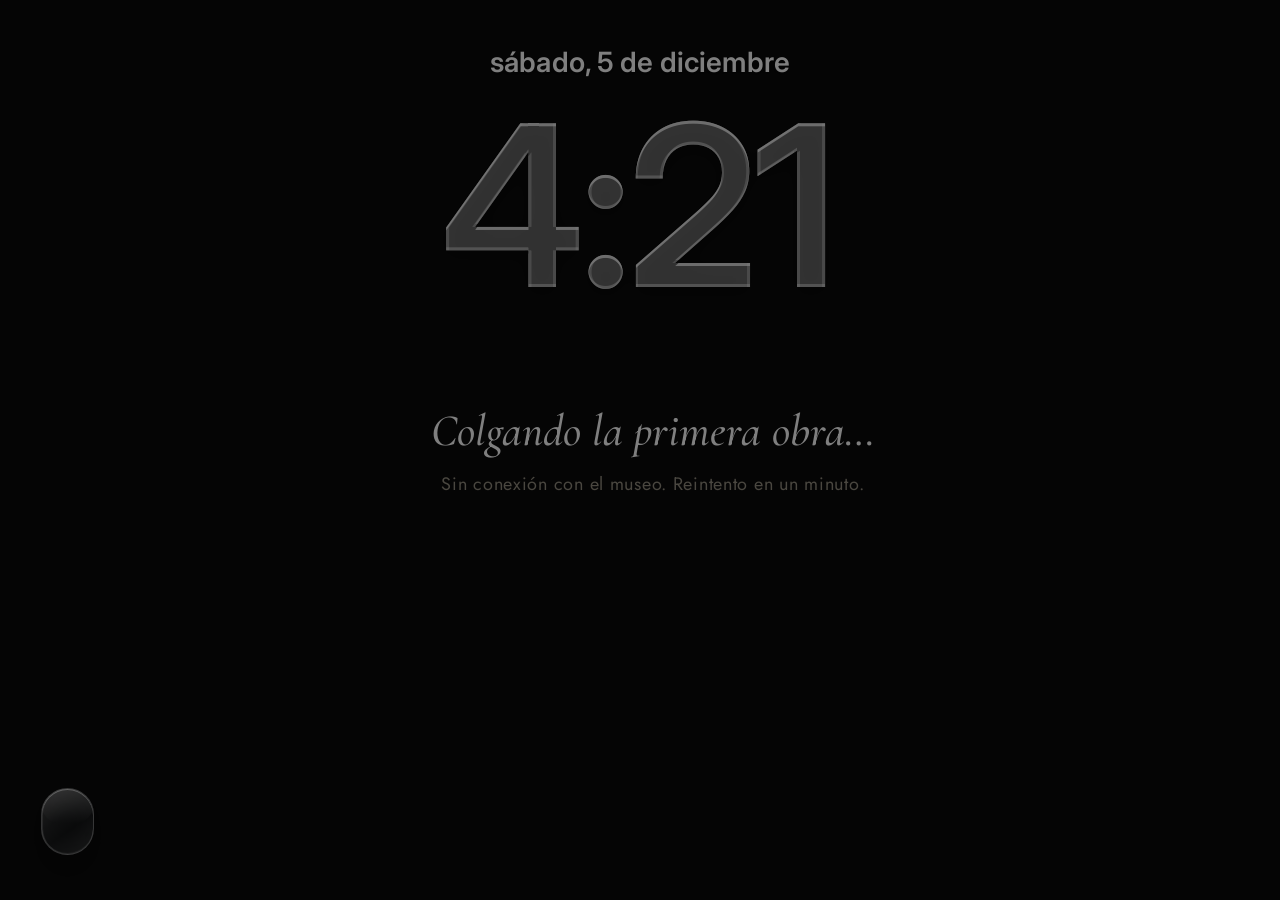
<file: app/src/main/assets/index.html>
<!doctype html>
<html lang="es">
<head>
<meta charset="utf-8">
<meta name="viewport" content="width=device-width, initial-scale=1">
<title>Marco Arte</title>
<link rel="stylesheet" href="app.css">
</head>
<body>
<div id="app" class="galeria">

  <div id="atmosfera"><div class="capa" id="atm-a"></div><div class="capa" id="atm-b"></div></div>

  <main id="sala">
    <!-- Reloj estilo pantalla de bloqueo, con números de vidrio líquido -->
    <div id="reloj">
      <div id="reloj-fecha"></div>
      <div id="reloj-hora">
        <canvas id="hora-sombra" aria-hidden="true"></canvas>
        <div id="hora-vidrio" aria-hidden="true"></div>
        <canvas id="hora-texto" role="img" aria-label="Hora"></canvas>
      </div>
      <div id="reloj-clima"></div>
    </div>

    <div id="lienzo">
      <div class="marco" id="marco-a"><img id="img-a" alt=""></div>
      <div class="marco" id="marco-b"><img id="img-b" alt=""></div>
      <div id="espera">
        <p class="espera-titulo">Colgando la primera obra…</p>
        <p class="espera-nota" id="espera-nota">Buscando pinturas en la colección del Art Institute of Chicago</p>
      </div>
    </div>

    <aside id="columna">
      <div id="hora-bloque">
        <div id="hora"><span id="hora-num">--:--</span><span id="hora-ampm"></span></div>
        <div id="fecha"></div>
        <div id="clima"><span id="clima-temp"></span><span id="clima-texto"></span><span id="clima-rango"></span></div>
      </div>

      <div id="cartela">
        <span id="obra-fija" hidden><svg viewBox="0 0 24 24"><path d="M15.5 3.5l5 5-2.3.6-3.7 3.7.4 4.3-1.6 1.6-3.6-3.6-4.6 4.6-1.1-1.1 4.6-4.6-3.6-3.6 1.6-1.6 4.3.4 3.7-3.7z"/></svg>Fija</span>
        <h1 id="obra-titulo"></h1>
        <p id="obra-artista"></p>
        <p id="obra-fecha"></p>
        <p id="obra-tecnica"></p>
        <p id="obra-credito"></p>
      </div>
    </aside>
  </main>

  <!-- Control de Spotify: solo pausar, adelantar y atrasar -->
  <div id="musica" aria-live="polite">
    <img id="musica-portada" alt="">
    <div id="musica-info">
      <div id="musica-titulo"></div>
      <div id="musica-artista"></div>
      <div id="musica-linea"><i id="musica-avance"></i></div>
      <div id="musica-tiempos"><span id="musica-va">0:00</span><span id="musica-falta">-0:00</span></div>
    </div>
    <div id="musica-botones">
      <span class="boton-musica" id="musica-anterior"><svg viewBox="0 0 24 24"><rect x="4" y="5" width="2.6" height="14" rx="1"/><path d="M19 6.2v11.6a1 1 0 0 1-1.55.83L9 13.2a1.4 1.4 0 0 1 0-2.4l8.45-5.43A1 1 0 0 1 19 6.2z"/></svg></span>
      <span class="boton-musica" id="musica-pausa"></span>
      <span class="boton-musica" id="musica-siguiente"><svg viewBox="0 0 24 24"><rect x="17.4" y="5" width="2.6" height="14" rx="1"/><path d="M5 6.2v11.6a1 1 0 0 0 1.55.83L15 13.2a1.4 1.4 0 0 0 0-2.4L6.55 5.37A1 1 0 0 0 5 6.2z"/></svg></span>
    </div>
  </div>

  <div id="noche"></div>
  <div id="aviso" role="status"></div>

  <div id="ajustes" hidden>
    <div class="ajustes-caja">
      <h2>Ajustes</h2>
      <ul id="ajustes-lista"></ul>
      <p class="ajustes-ayuda"><b>▲ ▼</b> moverse &nbsp;·&nbsp; <b>◀ ▶</b> cambiar &nbsp;·&nbsp; <b>Atrás</b> cerrar</p>
    </div>
  </div>
</div>
<script src="app.js"></script>
</body>
</html>
</file>
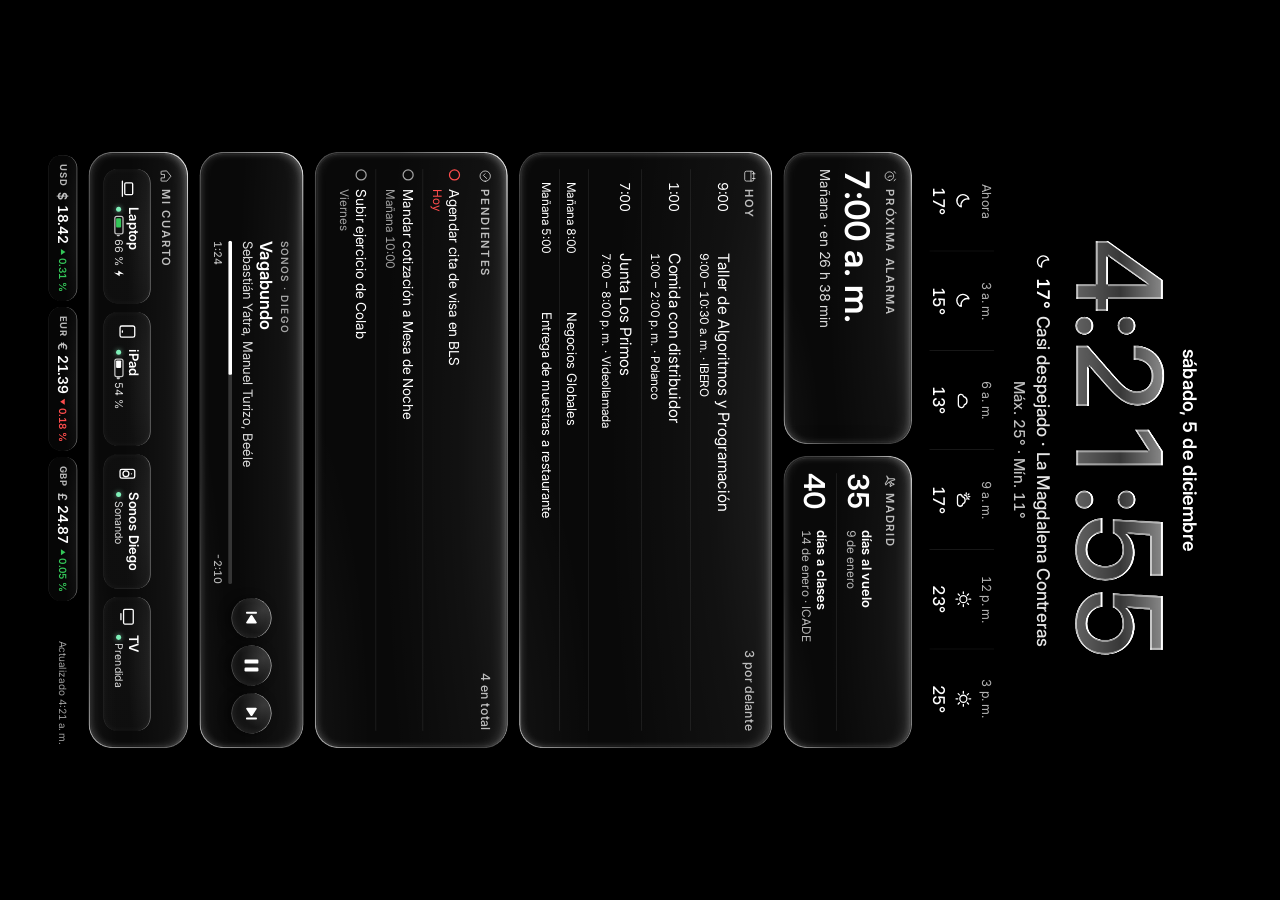
<file: app/src/main/assets/centro/index.html>
<!doctype html>
<html lang="es">
<head>
<meta charset="utf-8">
<meta name="viewport" content="width=device-width, initial-scale=1">
<title>Centro de control</title>
<link rel="stylesheet" href="centro.css">
</head>
<body>
<!-- Lienzo vertical de 1080 × 1920; se escala y se gira para la pantalla parada -->
<div id="lienzo">

  <header id="cabeza">
    <div id="fecha"></div>
    <div id="hora"><canvas id="hora-texto" role="img" aria-label="Hora"></canvas></div>
    <div><div id="clima-ahora"><span id="clima-icono" class="icono"></span><span id="clima-temp"></span><span id="clima-texto"></span></div></div>
    <div id="clima-rango"></div>
    <ol id="horas"></ol>
  </header>

  <section class="fila">
    <article class="tarjeta" id="t-alarma">
      <h2><span class="icono" data-i="alarma"></span>Próxima alarma</h2>
      <div class="grande" id="alarma-hora">—</div>
      <p class="nota" id="alarma-falta"></p>
    </article>
    <article class="tarjeta" id="t-cuenta">
      <h2><span class="icono" data-i="avion"></span><span id="cuenta-titulo">Madrid</span></h2>
      <div class="cuenta-fila"><span class="cuenta-num" id="cuenta-dias">—</span><span class="cuenta-txt"><b>días al vuelo</b><span id="cuenta-nota">9 de enero</span></span></div>
      <div class="cuenta-fila"><span class="cuenta-num" id="clases-dias">—</span><span class="cuenta-txt"><b>días a clases</b><span id="clases-nota">14 de enero · ICADE</span></span></div>
    </article>
  </section>

  <article class="tarjeta" id="t-hoy">
    <h2><span class="icono" data-i="calendario"></span>Hoy<span class="derecha" id="hoy-resumen"></span></h2>
    <ul id="eventos" class="lista"></ul>
    <ul id="eventos-manana" class="lista manana"></ul>
  </article>

  <section class="fila">
    <article class="tarjeta" id="t-pendientes">
      <h2><span class="icono" data-i="check"></span>Pendientes<span class="derecha" id="pend-resumen"></span></h2>
      <ul id="pendientes" class="lista"></ul>
    </article>
  </section>

  <article class="tarjeta" id="t-musica">
    <img id="m-portada" alt="">
    <div id="m-info">
      <div id="m-lugar">Sonos · Diego</div>
      <div id="m-titulo"></div>
      <div id="m-artista"></div>
      <div id="m-linea"><i id="m-avance"></i></div>
      <div id="m-tiempos"><span id="m-va"></span><span id="m-falta"></span></div>
    </div>
    <div id="m-botones">
      <span class="boton" id="m-anterior"><svg viewBox="0 0 24 24"><rect x="4" y="5" width="2.6" height="14" rx="1"/><path d="M19 6.2v11.6a1 1 0 0 1-1.55.83L9 13.2a1.4 1.4 0 0 1 0-2.4l8.45-5.43A1 1 0 0 1 19 6.2z"/></svg></span>
      <span class="boton" id="m-pausa"></span>
      <span class="boton" id="m-siguiente"><svg viewBox="0 0 24 24"><rect x="17.4" y="5" width="2.6" height="14" rx="1"/><path d="M5 6.2v11.6a1 1 0 0 0 1.55.83L15 13.2a1.4 1.4 0 0 0 0-2.4L6.55 5.37A1 1 0 0 0 5 6.2z"/></svg></span>
    </div>
  </article>

  <article class="tarjeta" id="t-cuarto">
    <h2><span class="icono" data-i="casa"></span>Mi cuarto</h2>
    <ul id="aparatos"></ul>
  </article>

  <footer id="pie">
    <span id="pie-cambio"></span>
    <span id="pie-actualizado"></span>
  </footer>

  <div id="velo"></div>
  <div id="aviso" role="status"></div>

  <!-- Alerta de pila baja -->
  <div id="alerta" hidden>
    <div class="alerta-caja">
      <svg class="alerta-triangulo" viewBox="0 0 220 200">
        <defs>
          <linearGradient id="rojoVidrio" x1="0" y1="0" x2="1" y2="1">
            <stop offset="0" stop-color="#ffb3ab" stop-opacity=".95"/>
            <stop offset=".35" stop-color="#ff5a4f" stop-opacity=".85"/>
            <stop offset=".75" stop-color="#e0261b" stop-opacity=".8"/>
            <stop offset="1" stop-color="#ff7a70" stop-opacity=".9"/>
          </linearGradient>
          <linearGradient id="brillo" x1="0" y1="0" x2="0.8" y2="1">
            <stop offset="0" stop-color="#fff" stop-opacity=".95"/>
            <stop offset=".45" stop-color="#fff" stop-opacity=".15"/>
            <stop offset="1" stop-color="#fff" stop-opacity="0"/>
          </linearGradient>
          <linearGradient id="reflejoBajo" x1="0" y1="1" x2="0.6" y2="0">
            <stop offset="0" stop-color="#fff" stop-opacity=".55"/>
            <stop offset=".4" stop-color="#fff" stop-opacity="0"/>
          </linearGradient>
          <filter id="sombraAlerta" x="-30%" y="-30%" width="160%" height="170%">
            <feGaussianBlur in="SourceAlpha" stdDeviation="7"/>
            <feOffset dy="10"/>
            <feComponentTransfer><feFuncA type="linear" slope=".55"/></feComponentTransfer>
            <feMerge><feMergeNode/><feMergeNode in="SourceGraphic"/></feMerge>
          </filter>
        </defs>
        <g filter="url(#sombraAlerta)" stroke-linecap="round" stroke-linejoin="round" fill="none">
          <!-- profundidad (el "grosor" del vidrio) -->
          <path d="M110 20 L200 176 L20 176 Z" stroke="#7a0d07" stroke-opacity=".75" stroke-width="24" transform="translate(0 6)"/>
          <rect x="99" y="70" width="22" height="54" rx="11" fill="#7a0d07" fill-opacity=".75" stroke="none" transform="translate(0 6)"/>
          <circle cx="110" cy="148" r="12" fill="#7a0d07" fill-opacity=".75" stroke="none" transform="translate(0 6)"/>
          <!-- cuerpo de vidrio rojo -->
          <path d="M110 20 L200 176 L20 176 Z" stroke="url(#rojoVidrio)" stroke-width="24"/>
          <rect x="99" y="70" width="22" height="54" rx="11" fill="url(#rojoVidrio)" stroke="none"/>
          <circle cx="110" cy="148" r="12" fill="url(#rojoVidrio)" stroke="none"/>
          <!-- borde interior oscuro para que se vea hueco -->
          <path d="M110 20 L200 176 L20 176 Z" stroke="#4a0703" stroke-opacity=".35" stroke-width="2" transform="translate(0 0)" />
          <!-- brillo de arriba (luz que pega en el vidrio) -->
          <path d="M110 20 L200 176 L20 176 Z" stroke="url(#brillo)" stroke-width="7" transform="translate(-1 -4)"/>
          <rect x="102" y="73" width="7" height="44" rx="3.5" fill="url(#brillo)" stroke="none"/>
          <circle cx="106" cy="144" r="4.5" fill="#fff" fill-opacity=".7" stroke="none"/>
          <!-- reflejo de abajo -->
          <path d="M110 20 L200 176 L20 176 Z" stroke="url(#reflejoBajo)" stroke-width="3" transform="translate(1 5)"/>
        </g>
      </svg>
      <div class="alerta-texto">
        <div class="alerta-titulo">Pila baja</div>
        <div class="alerta-aparato" id="alerta-aparato"></div>
        <div class="alerta-pila" id="alerta-pila"></div>
        <div class="alerta-ayuda">Conéctalo a la corriente · <b>Atrás</b> para cerrar</div>
      </div>
    </div>
  </div>

  <div id="ajustes" hidden>
    <div class="ajustes-caja">
      <h2>Ajustes</h2>
      <ul id="ajustes-lista"></ul>
      <p class="ajustes-ayuda"><b>▲ ▼</b> moverse &nbsp;·&nbsp; <b>◀ ▶</b> ajustar &nbsp;·&nbsp; <b>☰</b> o <b>Atrás</b> cerrar</p>
    </div>
  </div>
</div>
<script src="ics.js"></script>
<script src="centro.js"></script>
</body>
</html>
</file>
<file: app/src/main/assets/app.css>
/* Una sala de museo de noche: pared oscura con una luz cálida desde arriba,
   la obra colgada a la izquierda y la cartela de papel a su lado. */
@font-face { font-family: "Cormorant"; src: url("fonts/CormorantGaramond-Medium.ttf"); font-weight: 500; font-style: normal; }
@font-face { font-family: "Cormorant"; src: url("fonts/CormorantGaramond-MediumItalic.ttf"); font-weight: 500; font-style: italic; }
@font-face { font-family: "Jost"; src: url("fonts/Jost-Regular.ttf"); font-weight: 400; }
@font-face { font-family: "InterVar"; src: url("fonts/Inter-Variable.woff2") format("woff2"); font-weight: 100 900; }
@font-face { font-family: "Jost"; src: url("fonts/Jost-Medium.ttf"); font-weight: 500; }

:root {
  --pared: #1b1d1a;
  --luz: rgba(255, 236, 205, 0.11);
  --tinta-pared: #ddd6c6;
  --tinta-suave: #948e80;
  --papel: #e9e3d5;
  --tinta-papel: #24221e;
  --gris-papel: #6b665b;
  --ocre: #c9a25c;
  --marco: #0c0c0b;
  --display: "Cormorant", "Georgia", serif;
  --texto: "Jost", "Helvetica Neue", Arial, sans-serif;
}

* { box-sizing: border-box; margin: 0; padding: 0; }
html, body { width: 100%; height: 100%; overflow: hidden; background: var(--pared); color: var(--tinta-pared); }
body { font-family: var(--texto); -webkit-font-smoothing: antialiased; cursor: none; }

#app { position: relative; width: 100vw; height: 100vh; overflow: hidden;
  background:
    radial-gradient(ellipse 70% 60% at 38% -8%, var(--luz), transparent 70%),
    radial-gradient(ellipse 120% 90% at 50% 50%, transparent 55%, rgba(0,0,0,.35) 100%),
    var(--pared);
}

/* ---------- Fondo difuminado (solo estilo Inmersivo) ---------- */
#atmosfera { position: absolute; top: 0; left: 0; right: 0; bottom: 0; display: none; }
#atmosfera .capa { position: absolute; top: -8%; left: -8%; right: -8%; bottom: -8%;
  background-size: cover; background-position: center;
  -webkit-filter: blur(48px) brightness(.42) saturate(1.1); filter: blur(48px) brightness(.42) saturate(1.1);
  opacity: 0; transition: opacity 2.4s ease; }
#atmosfera .capa.visible { opacity: 1; }

/* ---------- Sala ---------- */
#sala { position: relative; display: -webkit-flex; display: flex; width: 100%; height: 100%; }
#lienzo { position: relative; -webkit-flex: 1; flex: 1; height: 100%; }

.marco { position: absolute; left: 0; top: 0; opacity: 0; transition: opacity 2.2s ease;
  border: 0.9vh solid var(--marco);
  box-shadow: 0 0 0 1px rgba(255,255,255,.05), 0 2.6vh 6vh rgba(0,0,0,.6), 0 .6vh 1.4vh rgba(0,0,0,.45); }
.marco.visible { opacity: 1; }
.marco img { display: block; width: 100%; height: 100%; }

#espera { position: absolute; top: 50%; left: 6vw; right: 4vw; -webkit-transform: translateY(-50%); transform: translateY(-50%); text-align: center; }
#espera.oculto { display: none; }
.espera-titulo { font-family: var(--display); font-style: italic; font-size: 5vh; color: var(--tinta-pared); }
.espera-nota { margin-top: 1.4vh; font-size: 2vh; color: var(--tinta-suave); letter-spacing: .04em; }

/* ---------- Columna derecha: hora, clima, cartela ---------- */
#columna { width: 25vw; height: 100%; padding: 7vh 4.5vw 7vh 0;
  display: -webkit-flex; display: flex; -webkit-flex-direction: column; flex-direction: column; -webkit-justify-content: space-between; justify-content: space-between; }

#hora { font-family: var(--display); font-weight: 500; font-size: 15vh; line-height: .9; color: var(--tinta-pared); letter-spacing: -.01em; white-space: nowrap; }
#hora-ampm { font-family: var(--texto); font-size: 2.4vh; letter-spacing: .12em; margin-left: .8vw; color: var(--tinta-suave); text-transform: uppercase; }
#fecha { margin-top: 2vh; font-size: 2.2vh; letter-spacing: .16em; text-transform: uppercase; color: var(--tinta-suave); }
#clima { margin-top: 3.2vh; padding-top: 2.4vh; border-top: 1px solid rgba(221,214,198,.16); font-size: 2.2vh; line-height: 1.5; color: var(--tinta-pared); }
#clima-temp { display: block; font-family: var(--display); font-size: 6vh; line-height: 1; margin-bottom: .6vh; }
#clima-texto { display: block; }
#clima-rango { display: block; color: var(--tinta-suave); font-size: 1.9vh; }

#cartela { background: var(--papel); color: var(--tinta-papel); padding: 2.8vh 1.8vw 2.6vh;
  box-shadow: 0 1.2vh 3vh rgba(0,0,0,.45); transition: opacity 1.2s ease; }
#cartela.cambiando { opacity: 0; }
#obra-titulo { font-family: var(--display); font-style: italic; font-weight: 500; font-size: 3.5vh; line-height: 1.12;
  overflow: hidden; display: -webkit-box; -webkit-line-clamp: 3; -webkit-box-orient: vertical; }
#obra-artista { margin-top: 1.4vh; font-size: 1.95vh; font-weight: 500; line-height: 1.35;
  overflow: hidden; display: -webkit-box; -webkit-line-clamp: 2; -webkit-box-orient: vertical; }
#obra-fecha { font-size: 1.85vh; color: var(--gris-papel); margin-top: .4vh; }
#obra-tecnica { margin-top: 1.2vh; font-size: 1.7vh; color: var(--gris-papel); line-height: 1.35;
  overflow: hidden; display: -webkit-box; -webkit-line-clamp: 2; -webkit-box-orient: vertical; }
#obra-credito { margin-top: 1.6vh; padding-top: 1.2vh; border-top: 1px solid rgba(36,34,30,.18); font-size: 1.45vh; letter-spacing: .05em; color: var(--gris-papel); }

/* ---------- Noche ---------- */
#noche { position: absolute; top: 0; left: 0; right: 0; bottom: 0; background: #000; opacity: 0; pointer-events: none; transition: opacity 4s ease; }
#noche.activa { opacity: .6; }

/* ---------- Aviso ---------- */
#aviso { position: absolute; left: 50%; bottom: 5vh; -webkit-transform: translate(-50%, 2vh); transform: translate(-50%, 2vh);
  background: rgba(14,15,13,.88); color: var(--tinta-pared); font-size: 2.1vh; letter-spacing: .03em;
  padding: 1.4vh 2.2vw; border: 1px solid rgba(201,162,92,.35); opacity: 0; transition: opacity .5s ease, transform .5s ease; white-space: nowrap; }
#aviso.visible { opacity: 1; -webkit-transform: translate(-50%, 0); transform: translate(-50%, 0); }
#aviso b { color: var(--ocre); font-weight: 500; }

/* ---------- Ajustes ---------- */
#ajustes { position: absolute; top: 0; left: 0; right: 0; bottom: 0; background: rgba(8,8,7,.55); }
#ajustes[hidden] { display: none; }
.ajustes-caja { position: absolute; top: 0; right: 0; bottom: 0; width: 40vw; background: #151613; border-left: 1px solid rgba(201,162,92,.25);
  padding: 7vh 3vw; display: -webkit-flex; display: flex; -webkit-flex-direction: column; flex-direction: column; }
.ajustes-caja h2 { font-family: var(--display); font-weight: 500; font-style: italic; font-size: 5vh; color: var(--tinta-pared); margin-bottom: 3vh; }
#ajustes-lista { list-style: none; -webkit-flex: 1; flex: 1; }
#ajustes-lista li { display: -webkit-flex; display: flex; -webkit-justify-content: space-between; justify-content: space-between; -webkit-align-items: center; align-items: center;
  padding: 1.6vh 1.2vw; border-left: .4vh solid transparent; font-size: 2.2vh; color: var(--tinta-suave); }
#ajustes-lista li .valor { color: var(--tinta-pared); white-space: nowrap; margin-left: 1vw; }
#ajustes-lista li .flecha { color: transparent; padding: 0 .5vw; }
#ajustes-lista li.activo { background: rgba(201,162,92,.10); border-left-color: var(--ocre); color: var(--tinta-pared); }
#ajustes-lista li.activo .flecha { color: var(--ocre); }
#ajustes-lista li.boton { -webkit-justify-content: center; justify-content: center; margin-top: 2vh; border: 1px solid rgba(221,214,198,.2); }
#ajustes-lista li.boton.activo { border-color: var(--ocre); }
.ajustes-ayuda { font-size: 1.8vh; color: var(--tinta-suave); }
.ajustes-ayuda b { color: var(--ocre); font-weight: 500; }

@media (prefers-reduced-motion: reduce) {
  .marco, #atmosfera .capa, #cartela, #aviso, #noche { transition: none; }
}

/* =====================================================================
   Pantalla completa con paneles de vidrio líquido (estilo predeterminado)
   ===================================================================== */
#app.vidrio { background: #0b0b0b; }
#app.vidrio #sala { display: block; }
#app.vidrio #lienzo { position: absolute; top: 0; left: 0; right: 0; bottom: 0; }
#app.vidrio .marco { left: 0 !important; top: 0 !important; width: 100% !important; height: 100% !important; border: 0; box-shadow: none; }
#app.vidrio .marco img { object-fit: cover; object-position: 50% 85%; } /* recorta sobre todo de arriba */
#app.vidrio.completa #atmosfera { display: block; }
#app.vidrio.completa .marco img { object-fit: contain; object-position: 50% 50%; }
#app.vidrio #espera .espera-titulo { color: #fff; }
#app.vidrio #columna { position: absolute; top: 0; left: 0; right: 0; bottom: 0; width: auto; height: auto; padding: 0; display: block; pointer-events: none; z-index: 2; }

/* El vidrio: desenfoca lo que hay detrás, con brillo en el borde superior
   y un reflejo suave, como una lámina curva sobre la pintura. */
#app.vidrio #hora-bloque, #app.vidrio #cartela, #aviso, .ajustes-caja {
  color: #fff;
  background:
    linear-gradient(145deg, rgba(255,255,255,.22) 0%, rgba(255,255,255,.07) 42%, rgba(255,255,255,.03) 60%, rgba(255,255,255,.12) 100%),
    rgba(16,18,24,.24);
  border: 1px solid rgba(255,255,255,.34);
  box-shadow:
    inset 0 1px 0 rgba(255,255,255,.6),
    inset 1px 0 0 rgba(255,255,255,.18),
    inset 0 -1px 0 rgba(255,255,255,.12),
    inset 0 0 4vh rgba(255,255,255,.05),
    0 2.4vh 6vh rgba(0,0,0,.32), 0 .4vh 1.2vh rgba(0,0,0,.18);
  -webkit-backdrop-filter: blur(28px) saturate(175%) brightness(1.04);
  backdrop-filter: blur(28px) saturate(175%) brightness(1.04);
  text-shadow: 0 .1vh .4vh rgba(0,0,0,.35), 0 .2vh 1.6vh rgba(0,0,0,.35);
  overflow: hidden;
}
#app.vidrio #hora-bloque::before, #app.vidrio #cartela::before, .ajustes-caja::before {
  content: ""; position: absolute; top: 0; left: 0; right: 0; height: 52%; pointer-events: none; border-radius: inherit;
  background: linear-gradient(180deg, rgba(255,255,255,.20), rgba(255,255,255,0));
}
#app.vidrio #hora-bloque > *, #app.vidrio #cartela > *, .ajustes-caja > * { position: relative; }

/* Respaldo si el navegador de la tele no sabe desenfocar */
@supports not ((-webkit-backdrop-filter: blur(1px)) or (backdrop-filter: blur(1px))) {
  #app.vidrio #hora-bloque, #app.vidrio #cartela, #aviso, .ajustes-caja { background: rgba(26,26,28,.62); }
}

/* Hora y clima: arriba a la derecha */
#app.vidrio #hora-bloque { position: absolute; top: 5vh; right: 3.2vw; padding: 2.4vh 2vw 2.2vh; border-radius: 3.4vh; min-width: 22vw; }
#app.vidrio #hora { font-size: 11vh; color: #fff; }
#app.vidrio #hora-ampm { color: rgba(255,255,255,.82); }
#app.vidrio #fecha { margin-top: 1.4vh; color: rgba(255,255,255,.86); font-size: 2vh; }
#app.vidrio #clima { margin-top: 1.8vh; padding-top: 1.6vh; border-top: 1px solid rgba(255,255,255,.24); color: #fff; font-size: 2vh; }
#app.vidrio #clima-temp { display: inline; font-family: var(--texto); font-weight: 500; font-size: 3vh; margin-right: .7vw; }
#app.vidrio #clima-texto { display: inline; }
#app.vidrio #clima-rango { color: rgba(255,255,255,.78); margin-top: .3vh; }

/* Información de la obra: abajo a la izquierda */
#app.vidrio #cartela { position: absolute; left: 3.2vw; bottom: 5vh; max-width: 34vw; padding: 2.4vh 2vw 2.2vh; border-radius: 3.4vh; }
#app.vidrio #obra-titulo { color: #fff; font-size: 3.6vh; }
#app.vidrio #obra-artista { color: #fff; }
#app.vidrio #obra-fecha, #app.vidrio #obra-tecnica, #app.vidrio #obra-credito { color: rgba(255,255,255,.8); }
#app.vidrio #obra-credito { border-top-color: rgba(255,255,255,.24); }

/* Aviso y ajustes también en vidrio */
#aviso { border-radius: 100vh; padding: 1.4vh 2.4vw; }
#aviso b { color: #fff; }
#ajustes { background: rgba(0,0,0,.25); }
.ajustes-caja { top: 4vh; right: 2.5vw; bottom: 4vh; width: 38vw; border-radius: 3.6vh; padding: 5vh 2.4vw 4vh; }
.ajustes-caja h2 { color: #fff; }
#ajustes-lista li { color: rgba(255,255,255,.78); border-left: 0; border-radius: 1.8vh; }
#ajustes-lista li .valor { color: #fff; }
#ajustes-lista li.activo { background: rgba(255,255,255,.18); color: #fff; box-shadow: inset 0 1px 0 rgba(255,255,255,.35); }
#ajustes-lista li.activo .flecha { color: #fff; }
#ajustes-lista li.boton { border-color: rgba(255,255,255,.3); }
#ajustes-lista li.boton.activo { border-color: rgba(255,255,255,.7); }
.ajustes-ayuda { color: rgba(255,255,255,.75); }
.ajustes-ayuda b { color: #fff; }

#noche { z-index: 4; transition: opacity 1s ease; }
#aviso { z-index: 5; }
#ajustes { z-index: 6; }

/* =====================================================================
   Reloj estilo pantalla de bloqueo (solo en Pantalla completa)
   Los números se dibujan en canvas: una máscara deja ver la pintura
   desenfocada (vidrio) y otra capa pone el borde brillante.
   ===================================================================== */
#reloj { display: none; }
#app.vidrio #hora-bloque { display: none; }
#app.vidrio #reloj { display: block; position: absolute; left: 0; right: 0; top: 5vh; z-index: 3; text-align: center;
  pointer-events: none; color: #fff; font-family: "InterVar", "Helvetica Neue", Arial, sans-serif; }
#app.vidrio.reloj-centro #reloj { top: 50%; -webkit-transform: translateY(-58%); transform: translateY(-58%); }
#reloj-fecha, #reloj-clima { font-weight: 600; text-shadow: 0 .1vh .5vh rgba(0,0,0,.35), 0 .2vh 2vh rgba(0,0,0,.25); }
#reloj-fecha { font-size: 3.1vh; letter-spacing: .005em; }
#reloj-clima { margin-top: .6vh; font-size: 2.5vh; font-weight: 500; opacity: .95; }
#reloj-hora { position: relative; display: inline-block; margin-top: 1vh; }
#reloj-hora canvas, #hora-vidrio { display: block; }
#hora-sombra, #hora-vidrio { position: absolute; left: 0; top: 0; }
#hora-texto { position: relative; }
#hora-vidrio {
  -webkit-mask-repeat: no-repeat; mask-repeat: no-repeat; -webkit-mask-size: 100% 100%; mask-size: 100% 100%;
  -webkit-backdrop-filter: blur(var(--blur, 14px)) saturate(1.9) brightness(var(--brillo, 1.3));
  backdrop-filter: blur(var(--blur, 14px)) saturate(1.9) brightness(var(--brillo, 1.3));
  background: rgba(255,255,255,var(--tinte, .14));
}

/* Barra de porcentaje en Ajustes */
#ajustes-lista .barra { display: inline-block; position: relative; width: 9vw; height: .7vh; margin: 0 .8vw; vertical-align: middle;
  border-radius: 1vh; background: rgba(255,255,255,.25); box-shadow: inset 0 1px 1px rgba(0,0,0,.2); }
#ajustes-lista .barra i { position: absolute; left: 0; top: 0; bottom: 0; border-radius: 1vh; background: #fff;
  box-shadow: 0 0 1vh rgba(255,255,255,.6); }
#ajustes-lista .barra b { position: absolute; top: 50%; width: 2.2vh; height: 2.2vh; margin: -1.1vh 0 0 -1.1vh; border-radius: 50%;
  background: rgba(255,255,255,.95); box-shadow: 0 .3vh .8vh rgba(0,0,0,.3), inset 0 -.2vh .3vh rgba(0,0,0,.08); }

/* Menú más compacto para que quepan todas las opciones */
.ajustes-caja { padding: 4vh 2.2vw 3vh; }
.ajustes-caja h2 { font-size: 4.4vh; margin-bottom: 1.6vh; }
#ajustes-lista { overflow-y: auto; min-height: 0; }
#ajustes-lista li { padding: 1.05vh 1.1vw; font-size: 2vh; }
#ajustes-lista li.boton { margin-top: 1.2vh; }
.ajustes-ayuda { margin-top: 1.6vh; }

/* =====================================================================
   Control de Spotify: barra de vidrio abajo al centro
   ===================================================================== */
#musica { position: absolute; left: 50%; bottom: 5vh; z-index: 3; width: 31vw; display: none;
  -webkit-transform: translateX(-50%); transform: translateX(-50%);
  -webkit-align-items: center; align-items: center; gap: 1.2vw;
  padding: 1.3vh 1.3vh 1.3vh 1.3vh; border-radius: 3vh; color: #fff;
  background:
    linear-gradient(145deg, rgba(255,255,255,.22) 0%, rgba(255,255,255,.07) 42%, rgba(255,255,255,.03) 60%, rgba(255,255,255,.12) 100%),
    rgba(16,18,24,.24);
  border: 1px solid rgba(255,255,255,.34);
  box-shadow: inset 0 1px 0 rgba(255,255,255,.6), inset 0 -1px 0 rgba(255,255,255,.12), 0 2.4vh 6vh rgba(0,0,0,.32);
  -webkit-backdrop-filter: blur(28px) saturate(175%) brightness(1.04); backdrop-filter: blur(28px) saturate(175%) brightness(1.04);
  text-shadow: 0 .1vh .4vh rgba(0,0,0,.35); }
#musica.visible { display: -webkit-flex; display: flex; }
#musica-portada { width: 7.4vh; height: 7.4vh; border-radius: 1.4vh; object-fit: cover; -webkit-flex: none; flex: none;
  box-shadow: 0 .6vh 1.6vh rgba(0,0,0,.35); }
#musica-info { -webkit-flex: 1; flex: 1; min-width: 0; font-family: "InterVar", "Helvetica Neue", Arial, sans-serif; }
#musica-titulo, #musica-artista { white-space: nowrap; overflow: hidden; text-overflow: ellipsis; }
#musica-titulo { font-size: 2.1vh; font-weight: 600; }
#musica-artista { font-size: 1.8vh; opacity: .8; margin-top: .2vh; }
#musica-linea { margin-top: 1vh; height: .45vh; border-radius: 1vh; background: rgba(255,255,255,.25); overflow: hidden; }
#musica-avance { display: block; height: 100%; width: 0; background: #fff; border-radius: 1vh; transition: width 1s linear; }
#musica-botones { display: -webkit-flex; display: flex; gap: .5vw; -webkit-flex: none; flex: none; padding-right: .4vw; }
.boton-musica { width: 5vh; height: 5vh; border-radius: 50%; display: -webkit-flex; display: flex;
  -webkit-align-items: center; align-items: center; -webkit-justify-content: center; justify-content: center;
  transition: background .25s ease, transform .25s ease; }
.boton-musica svg { width: 2.8vh; height: 2.8vh; fill: #fff; -webkit-filter: drop-shadow(0 .1vh .3vh rgba(0,0,0,.3)); filter: drop-shadow(0 .1vh .3vh rgba(0,0,0,.3)); }
#musica-pausa svg { width: 3.4vh; height: 3.4vh; }
.boton-musica.activo { background: rgba(255,255,255,.3); -webkit-transform: scale(1.12); transform: scale(1.12); }
#musica.en-pausa #musica-portada { opacity: .7; }

/* Con la barra de música, la cartela se hace un poco más angosta y el aviso sube */
#app.vidrio #cartela { max-width: 29vw; }
#app.galeria #musica { display: none !important; }


#obra-credito:empty { display: none; }

/* Barra de avance de la canción con tiempos, como en el iPhone */
#musica-linea { margin-top: .9vh; height: .7vh; }
#musica-tiempos { display: -webkit-flex; display: flex; -webkit-justify-content: space-between; justify-content: space-between;
  margin-top: .5vh; font-size: 1.45vh; font-weight: 500; opacity: .75; font-variant-numeric: tabular-nums; }
#musica-portada { width: 8.6vh; height: 8.6vh; }

/* Spotify pegado abajo a la derecha, alineado con la cartela de la izquierda */
#musica { left: auto; right: 3.2vw; bottom: 5vh; -webkit-transform: none; transform: none; }

#aviso { white-space: normal; max-width: 70vw; text-align: center; }

/* Etiqueta "Fija" en la cartela */
#obra-fija { position: relative; display: inline-flex; display: -webkit-inline-flex; -webkit-align-items: center; align-items: center; gap: .4vw;
  margin-bottom: 1.2vh; padding: .5vh 1vw; border-radius: 100vh; font-family: "InterVar", "Helvetica Neue", Arial, sans-serif;
  font-size: 1.5vh; font-weight: 600; letter-spacing: .06em; text-transform: uppercase; color: #fff;
  background: rgba(255,255,255,.22); box-shadow: inset 0 1px 0 rgba(255,255,255,.4); }
#obra-fija[hidden] { display: none; }
#obra-fija svg { width: 1.7vh; height: 1.7vh; fill: #fff; }

/* Capas fijas en la GPU para que los cambios de obra no parpadeen */
.marco, #atmosfera .capa { will-change: opacity; -webkit-backface-visibility: hidden; backface-visibility: hidden; -webkit-transform: translateZ(0); transform: translateZ(0); }
#reloj, #cartela, #musica { -webkit-transform: translateZ(0); transform: translateZ(0); }

/* Sin cartela (Mis fotos y Playita en vivo) */
#cartela.sin, #app.vidrio #cartela.sin { opacity: 0 !important; visibility: hidden; }
</file>
<file: app/src/main/assets/centro/centro.css>
/* Centro de control del cuarto — negro y minimalista.
   Lienzo vertical de 1080 × 1920 (se escala y gira para la Atvio parada).
   Negro casi puro con dos brillos muy suaves; tarjetas apenas marcadas con una línea de luz arriba.
   Un acento azul suave solo para lo importante. Ajustes con ☰: brillo y vidrio líquido. */
@font-face { font-family: "InterVar"; src: url("../fonts/Inter-Variable.woff2") format("woff2"); font-weight: 100 900; }

:root {
  --texto: #f3f3f1;
  --suave: rgba(243,243,241,.56);
  --tenue: rgba(243,243,241,.34);
  --linea: rgba(255,255,255,.07);
  --panel: rgba(255,255,255,.03);
  --borde: rgba(255,255,255,.08);
  --acento: #9cc2ff;
  --alerta: #ff9a8a;
  --ok: #9be3c3;
  --letra: "InterVar", "Helvetica Neue", Arial, sans-serif;
  --radio: 28px;
  --hueco: 18px;
}

* { box-sizing: border-box; margin: 0; padding: 0; }
html, body { width: 100%; height: 100%; overflow: hidden; background: #000; color: var(--texto); }
body { font-family: var(--letra); -webkit-font-smoothing: antialiased; cursor: none; }

#lienzo { position: absolute; left: 0; top: 0; width: 1080px; height: 1920px; overflow: hidden;
  -webkit-transform-origin: 0 0; transform-origin: 0 0; color: var(--texto);
  background:
    radial-gradient(60% 22% at 50% 9%, rgba(110,140,255,.20) 0%, rgba(110,140,255,0) 100%),
    radial-gradient(70% 26% at 85% 100%, rgba(255,160,110,.08) 0%, rgba(255,160,110,0) 100%),
    radial-gradient(60% 30% at 0% 55%, rgba(120,90,255,.06) 0%, rgba(120,90,255,0) 100%),
    #030304;
  display: -webkit-flex; display: flex; -webkit-flex-direction: column; flex-direction: column;
  padding: 64px 64px 40px; gap: var(--hueco); font-variant-numeric: tabular-nums; }
#lienzo > * { -webkit-flex-shrink: 0; flex-shrink: 0; position: relative; z-index: 1; }

/* ---------- Hora ---------- */
#cabeza { text-align: center; padding-bottom: 10px; }
#fecha { font-size: 30px; font-weight: 500; color: var(--suave); }
#hora { position: relative; display: inline-block; margin-top: 8px; font-size: 0; line-height: 0; }
#hora, #hora canvas { font-variant-numeric: normal; letter-spacing: 0; }
#hora canvas, #hora-vidrio { display: block; }
#hora-sombra, #hora-vidrio { position: absolute; left: 0; top: 0; }
#hora-texto { position: relative; }
#hora-vidrio { -webkit-mask-repeat: no-repeat; mask-repeat: no-repeat; -webkit-mask-size: 100% 100%; mask-size: 100% 100%;
  -webkit-backdrop-filter: blur(var(--blur, 14px)) saturate(1.6) brightness(var(--brillo, 1.3));
  backdrop-filter: blur(var(--blur, 14px)) saturate(1.6) brightness(var(--brillo, 1.3));
  background: linear-gradient(180deg, rgba(255,255,255,calc(var(--tinte, .14) + .22)), rgba(200,215,255,var(--tinte, .14)) 70%, rgba(200,215,255,calc(var(--tinte, .14) + .08))); }
#clima-ahora { margin-top: 12px; font-size: 28px; font-weight: 500; color: var(--suave);
  display: -webkit-inline-flex; display: inline-flex; -webkit-align-items: center; align-items: center; gap: 12px; }
#clima-ahora .icono { color: var(--texto); }
#clima-temp { color: var(--texto); font-weight: 600; }
#horas { list-style: none; margin-top: 26px; display: -webkit-flex; display: flex; }
#horas li { -webkit-flex: 1; flex: 1; text-align: center; font-size: 20px; color: var(--tenue); }
#horas li + li { border-left: 1px solid var(--linea); }
#horas li .icono { display: block; margin: 10px auto 8px; width: 30px; height: 30px; color: var(--suave); }
#horas li b { font-size: 26px; font-weight: 500; color: var(--texto); }

/* ---------- Tarjetas: un solo estilo, casi invisibles ---------- */
.fila { display: -webkit-flex; display: flex; gap: var(--hueco); }
.fila > .tarjeta { -webkit-flex: 1; flex: 1; min-width: 0; }
.tarjeta { position: relative; padding: 24px 28px; border-radius: var(--radio); overflow: hidden;
  background: linear-gradient(180deg, rgba(255,255,255,.055), var(--panel) 40%, rgba(255,255,255,.015));
  border: 1px solid var(--borde); box-shadow: inset 0 1px 0 rgba(255,255,255,.07); }
.tarjeta::before { content: ""; position: absolute; left: 36px; right: 36px; top: 0; height: 1px; pointer-events: none;
  background: linear-gradient(90deg, transparent, rgba(255,255,255,.35), transparent); }
.tarjeta h2 { display: -webkit-flex; display: flex; -webkit-align-items: center; align-items: center; gap: 10px;
  font-size: 18px; font-weight: 600; letter-spacing: .14em; text-transform: uppercase; color: var(--tenue); margin-bottom: 14px; }
.tarjeta h2 .icono { width: 22px; height: 22px; }
.derecha { margin-left: auto; letter-spacing: .02em; text-transform: none; font-weight: 500; font-size: 20px; }
.grande { font-size: 54px; font-weight: 600; letter-spacing: -.02em; line-height: 1.05; }
.grande small { font-size: 24px; font-weight: 500; color: var(--suave); letter-spacing: 0; }
.nota { font-size: 22px; color: var(--suave); margin-top: 8px; }
#alarma-hora { color: var(--acento); text-shadow: 0 0 28px rgba(156,194,255,.25); }

/* Listas */
.lista { list-style: none; }
.lista li { display: -webkit-flex; display: flex; -webkit-align-items: baseline; align-items: baseline; gap: 18px; padding: 9px 0;
  border-top: 1px solid var(--linea); font-size: 25px; line-height: 1.3; }
.lista li:first-child { border-top: 0; padding-top: 0; }
.lista .cuando { width: 96px; -webkit-flex: none; flex: none; font-size: 22px; color: var(--suave); }
.lista .que { min-width: 0; -webkit-flex: 1; flex: 1; }
.lista .que small { display: block; font-size: 19px; color: var(--tenue); margin-top: 2px; }
.lista li.pasado { opacity: .38; }
.lista li.ahora .cuando, .lista li.ahora .que { color: var(--acento); }
.pildora { font-size: 15px; font-weight: 700; letter-spacing: .1em; text-transform: uppercase; color: #06101f; background: var(--acento);
  padding: 3px 9px; border-radius: 99px; margin-left: 10px; vertical-align: 3px; }
.lista.manana li { font-size: 21px; padding: 6px 0; color: var(--suave); }
.lista.manana .cuando { color: var(--tenue); font-size: 19px; width: 190px; }
#eventos-manana { margin-top: 6px; border-top: 1px solid var(--linea); }
#eventos-manana li:first-child { border-top: 0; padding-top: 12px; }

.punto-lista { width: 18px; height: 18px; border-radius: 50%; border: 2px solid var(--tenue); -webkit-flex: none; flex: none; margin-top: 5px; }
.punto-lista.urgente { border-color: var(--alerta); }
.vence { display: block; font-size: 19px; color: var(--tenue); margin-top: 2px; }
.vence.urgente { color: var(--alerta); }
#t-pendientes .lista li { font-size: 22px; gap: 14px; padding: 9px 0; }
#t-pendientes .lista li { -webkit-align-items: flex-start; align-items: flex-start; }

/* Música */
#t-musica { display: -webkit-flex; display: flex; -webkit-align-items: center; align-items: center; gap: 24px; padding: 20px 24px; }
#m-portada { width: 84px; height: 84px; border-radius: 14px; object-fit: cover; -webkit-flex: none; flex: none; background: rgba(255,255,255,.06); }
#m-info { -webkit-flex: 1; flex: 1; min-width: 0; }
#m-lugar { font-size: 16px; font-weight: 600; letter-spacing: .14em; text-transform: uppercase; color: var(--tenue); }
#m-titulo { font-size: 27px; font-weight: 600; margin-top: 4px; white-space: nowrap; overflow: hidden; text-overflow: ellipsis; }
#m-artista { font-size: 21px; color: var(--suave); white-space: nowrap; overflow: hidden; text-overflow: ellipsis; }
#m-linea { height: 4px; border-radius: 2px; background: rgba(255,255,255,.1); margin-top: 12px; overflow: hidden; }
#m-avance { display: block; height: 100%; width: 0; background: var(--texto); border-radius: 2px; box-shadow: 0 0 8px rgba(255,255,255,.35); }

/* Mi cuarto */
#aparatos { list-style: none; display: -webkit-flex; display: flex; -webkit-flex-wrap: wrap; flex-wrap: wrap; row-gap: 20px; }
#aparatos li { width: 33.333%; display: -webkit-flex; display: flex; -webkit-align-items: center; align-items: center; gap: 14px; min-width: 0; padding-right: 10px; }
#aparatos .icono { width: 30px; height: 30px; color: var(--suave); }
#aparatos li > div { min-width: 0; }
#aparatos .nombre { font-size: 21px; font-weight: 600; white-space: nowrap; overflow: hidden; text-overflow: ellipsis; }
#aparatos .estado { font-size: 17px; color: var(--suave); margin-top: 2px; white-space: nowrap;
  display: -webkit-flex; display: flex; -webkit-align-items: center; align-items: center; gap: 7px; }
#aparatos .estado .texto { overflow: hidden; text-overflow: ellipsis; }
#aparatos .punto { width: 8px; height: 8px; border-radius: 50%; background: var(--tenue); -webkit-flex: none; flex: none; }
#aparatos li.on .punto { background: var(--ok); box-shadow: 0 0 8px rgba(155,227,195,.7); }
#aparatos li.off { opacity: .45; }

#pie { margin-top: auto; display: -webkit-flex; display: flex; -webkit-justify-content: space-between; justify-content: space-between;
  font-size: 18px; color: var(--tenue); padding: 0 6px; }

.icono { display: inline-block; width: 28px; height: 28px; -webkit-flex: none; flex: none; }
.icono svg { width: 100%; height: 100%; display: block; }

/* ---------- Brillo: un velo negro encima de todo ---------- */
#velo { position: absolute; top: 0; left: 0; right: 0; bottom: 0; z-index: 5; pointer-events: none; background: #000; opacity: 0; transition: opacity .5s ease; }

/* ---------- Ajustes (☰) ---------- */
#ajustes { position: absolute; top: 0; left: 0; right: 0; bottom: 0; z-index: 7; background: rgba(0,0,0,.55);
  display: -webkit-flex; display: flex; -webkit-align-items: center; align-items: center; -webkit-justify-content: center; justify-content: center; }
#ajustes[hidden] { display: none; }
.ajustes-caja { width: 840px; padding: 44px 48px 36px; border-radius: 36px; position: relative; overflow: hidden;
  background: linear-gradient(180deg, rgba(40,42,50,.96), rgba(18,18,22,.97)); border: 1px solid rgba(255,255,255,.14);
  box-shadow: inset 0 1px 0 rgba(255,255,255,.18), 0 40px 120px rgba(0,0,0,.7); }
.ajustes-caja::before { content: ""; position: absolute; left: 60px; right: 60px; top: 0; height: 1px; background: linear-gradient(90deg, transparent, rgba(255,255,255,.5), transparent); }
.ajustes-caja h2 { font-size: 40px; font-weight: 600; margin-bottom: 28px; color: #f3f3f1; }
#ajustes-lista { list-style: none; }
#ajustes-lista li { padding: 22px 24px; border-radius: 22px; margin-bottom: 8px; color: rgba(243,243,241,.6); }
#ajustes-lista li.activo { background: rgba(255,255,255,.08); color: #f3f3f1; box-shadow: inset 0 1px 0 rgba(255,255,255,.12); }
.fila-ajuste { display: -webkit-flex; display: flex; -webkit-justify-content: space-between; justify-content: space-between; font-size: 28px; font-weight: 500; }
.fila-ajuste b { font-weight: 600; color: #f3f3f1; }
.barra { position: relative; height: 10px; border-radius: 5px; background: rgba(255,255,255,.14); margin-top: 18px; }
.barra i { position: absolute; left: 0; top: 0; bottom: 0; border-radius: 5px; background: linear-gradient(90deg, rgba(255,255,255,.6), #fff); }
.barra b { position: absolute; top: 50%; width: 30px; height: 30px; margin: -15px 0 0 -15px; border-radius: 50%; background: #fff;
  box-shadow: 0 4px 12px rgba(0,0,0,.5); }
#ajustes-lista li:not(.activo) .barra b { opacity: .6; }
.ajustes-ayuda { margin-top: 22px; font-size: 21px; color: rgba(243,243,241,.45); text-align: center; }
.ajustes-ayuda b { color: #f3f3f1; font-weight: 600; }

#aviso { position: absolute; left: 50%; bottom: 130px; z-index: 8; -webkit-transform: translateX(-50%); transform: translateX(-50%);
  font-size: 22px; color: #f3f3f1; background: rgba(20,20,24,.92); border: 1px solid rgba(255,255,255,.12); padding: 14px 26px;
  border-radius: 99px; opacity: 0; transition: opacity .4s ease; white-space: nowrap; }
#aviso.visible { opacity: 1; }
.lista li.vacio { color: var(--tenue); font-size: 21px; display: block; padding-top: 0; }
#ajustes-lista li.info { margin-top: 10px; border-top: 1px solid rgba(255,255,255,.1); border-radius: 0; padding-top: 26px; }
#ajustes-lista li.info .fila-ajuste { font-size: 22px; color: rgba(243,243,241,.5); }
#ajustes-lista li.info b { font-weight: 500; color: rgba(243,243,241,.8); }

.lista .color { width: 4px; -webkit-align-self: stretch; align-self: stretch; border-radius: 2px; -webkit-flex: none; flex: none; margin-right: -4px; opacity: .9; }
.lista li.pasado .color { opacity: .5; }

/* Si hay poca información, el espacio se reparte parejo en lugar de dejar un hueco abajo */
#lienzo { -webkit-justify-content: space-between; justify-content: space-between; }
#pie { margin-top: 0; }
html, body { position: fixed; top: 0; left: 0; right: 0; bottom: 0; }
#ajustes-lista li.info .fila-ajuste + .fila-ajuste { margin-top: 10px; }

/* =====================================================================
   Versión 3: negro puro, texto blanco fuerte, sin efectos de fondo
   ===================================================================== */
#lienzo { background: #000 !important;
  --texto: #ffffff; --suave: rgba(255,255,255,.86); --tenue: rgba(255,255,255,.62);
  --linea: rgba(255,255,255,.12); --borde: rgba(255,255,255,.16); --acento: #cfe0ff; --alerta: #ff9a8a; --ok: #7ef0b8; }
.tarjeta { background: rgba(255,255,255,.055) !important; border: 1px solid var(--borde); box-shadow: none; }
.tarjeta::before { display: none; }
.tarjeta h2 { color: rgba(255,255,255,.72); }
#fecha { color: #fff; font-weight: 600; }
#clima-ahora { color: rgba(255,255,255,.9); }
#clima-rango { margin-top: 6px; font-size: 24px; font-weight: 500; color: rgba(255,255,255,.75); letter-spacing: .01em; }
#horas li { color: rgba(255,255,255,.7); }
#horas li .icono { color: #fff; }
#alarma-hora { text-shadow: none; }
#hora { margin-top: 4px; }
#hora-texto { display: block; }

/* Música con controles */
#t-musica { gap: 22px; }
#m-portada { width: 96px; height: 96px; }
#m-linea { height: 6px; border-radius: 3px; background: rgba(255,255,255,.18); margin-top: 12px; }
#m-avance { background: #fff; box-shadow: none; transition: width .25s linear; }
#m-tiempos { display: -webkit-flex; display: flex; -webkit-justify-content: space-between; justify-content: space-between;
  margin-top: 6px; font-size: 17px; font-weight: 500; color: rgba(255,255,255,.7); font-variant-numeric: tabular-nums; }
#m-botones { display: -webkit-flex; display: flex; gap: 6px; -webkit-flex: none; flex: none; }
#m-botones .boton { width: 60px; height: 60px; border-radius: 50%; display: -webkit-flex; display: flex;
  -webkit-align-items: center; align-items: center; -webkit-justify-content: center; justify-content: center; transition: background .25s ease, transform .25s ease; }
#m-botones svg { width: 30px; height: 30px; fill: #fff; }
#m-pausa svg { width: 38px; height: 38px; }
#m-botones .boton.activo { background: rgba(255,255,255,.22); -webkit-transform: scale(1.1); transform: scale(1.1); }
#t-musica.pausa #m-portada { opacity: .75; }

/* Mi cuarto: en línea brillante; sin conexión, muy tenue y tachado */
#aparatos li { transition: opacity .6s ease; }
#aparatos li.on .nombre { color: #fff; }
#aparatos li.on .icono { color: #fff; }
#aparatos li.off { opacity: .28; }
#aparatos li.off .nombre, #aparatos li.off .estado .texto { text-decoration: line-through; }

/* =====================================================================
   Liquid Glass (como en iOS): vidrio casi transparente, borde de luz que se
   refleja más fuerte en las esquinas, brillo interior arriba y lente en los bordes.
   ===================================================================== */
.tarjeta {
  border: 0 !important; border-radius: 38px;
  background:
    radial-gradient(130% 90% at 50% -25%, rgba(255,255,255,.13) 0%, rgba(255,255,255,.035) 55%, rgba(255,255,255,0) 100%),
    radial-gradient(90% 70% at 100% 120%, rgba(255,255,255,.06) 0%, rgba(255,255,255,0) 70%),
    rgba(255,255,255,.035) !important;
  box-shadow:
    inset 0 2px 1px -1px rgba(255,255,255,.55),
    inset 0 -2px 1px -1px rgba(255,255,255,.22),
    inset 0 0 22px rgba(255,255,255,.07),
    inset 0 18px 30px -22px rgba(255,255,255,.35),
    inset 0 -16px 28px -22px rgba(255,255,255,.18),
    0 14px 40px rgba(0,0,0,.65) !important;
}
/* Borde de vidrio: brilla en la esquina de arriba a la izquierda y abajo a la derecha */
.tarjeta::before {
  display: block !important; content: ""; position: absolute; top: 0; left: 0; right: 0; bottom: 0; height: auto;
  border-radius: inherit; padding: 1.6px; pointer-events: none;
  background: linear-gradient(135deg,
    rgba(255,255,255,.85) 0%, rgba(255,255,255,.28) 14%, rgba(255,255,255,.06) 38%,
    rgba(255,255,255,.04) 62%, rgba(255,255,255,.22) 86%, rgba(255,255,255,.6) 100%);
  -webkit-mask: linear-gradient(#000 0 0) content-box, linear-gradient(#000 0 0);
  -webkit-mask-composite: xor; mask-composite: exclude;
}
/* Lente: un reflejo suave a lo largo del borde interior */
.tarjeta::after {
  content: ""; position: absolute; top: 3px; left: 3px; right: 3px; bottom: 3px; border-radius: 35px; pointer-events: none;
  box-shadow: inset 0 0 0 1px rgba(255,255,255,.05), inset 6px 6px 14px -10px rgba(255,255,255,.35), inset -6px -6px 14px -10px rgba(255,255,255,.2);
}
.tarjeta > * { position: relative; z-index: 1; }

/* Botones de música: burbujas de vidrio redondas */
#m-botones { gap: 12px; }
#m-botones .boton { position: relative; width: 64px; height: 64px;
  background: radial-gradient(100% 100% at 30% 20%, rgba(255,255,255,.18), rgba(255,255,255,.04) 60%, rgba(255,255,255,.08));
  box-shadow: inset 0 1.5px 1px -0.5px rgba(255,255,255,.7), inset 0 -1.5px 1px -0.5px rgba(255,255,255,.25),
    inset 0 0 12px rgba(255,255,255,.08), 0 6px 16px rgba(0,0,0,.5); }
#m-botones .boton.activo { background: radial-gradient(100% 100% at 30% 20%, rgba(255,255,255,.4), rgba(255,255,255,.12) 60%, rgba(255,255,255,.18)); }

/* Aparatos del cuarto: pequeñas burbujas de vidrio */
#aparatos { row-gap: 14px; column-gap: 14px; }
#aparatos li { width: calc((100% - 42px) / 4); padding: 14px 16px; border-radius: 22px;
  background: radial-gradient(120% 100% at 50% -20%, rgba(255,255,255,.1), rgba(255,255,255,.025) 70%);
  box-shadow: inset 0 1.5px 1px -0.5px rgba(255,255,255,.45), inset 0 -1px 1px -0.5px rgba(255,255,255,.15), inset 0 0 12px rgba(255,255,255,.05); }
#aparatos li.off { background: transparent; box-shadow: inset 0 0 0 1px rgba(255,255,255,.12); }

/* Panel de ajustes con el mismo vidrio */
.ajustes-caja { background: radial-gradient(130% 80% at 50% -20%, rgba(255,255,255,.16), rgba(255,255,255,.05) 60%), rgba(20,20,22,.92) !important;
  border: 0 !important; box-shadow: inset 0 2px 1px -1px rgba(255,255,255,.6), inset 0 -2px 1px -1px rgba(255,255,255,.25), inset 0 0 30px rgba(255,255,255,.06), 0 40px 120px rgba(0,0,0,.8) !important; }

/* Solo blanco en letras y números. Colores únicamente en: portada, punto verde, urgente rojo y rayita de calendario */
#lienzo { --acento: #ffffff; --alerta: #ff4d4d; }
#alarma-hora, .lista li.ahora .cuando, .lista li.ahora .que { color: #fff !important; }
.lista li.ahora .que { font-weight: 600; }
.pildora { background: #fff !important; color: #000 !important; box-shadow: none !important; }
.punto-lista.urgente { border-color: #ff4d4d; }
.vence.urgente { color: #ff4d4d; }
.lista .color { width: 5px; opacity: 1; }

/* Madrid: dos cuentas regresivas */
.cuenta-fila { display: -webkit-flex; display: flex; -webkit-align-items: center; align-items: center; gap: 16px; margin-top: 4px; }
.cuenta-fila + .cuenta-fila { margin-top: 10px; padding-top: 10px; border-top: 1px solid rgba(255,255,255,.12); }
.cuenta-num { font-size: 46px; font-weight: 600; letter-spacing: -.02em; line-height: 1; min-width: 74px; color: #fff; }
.cuenta-txt { display: -webkit-flex; display: flex; -webkit-flex-direction: column; flex-direction: column; font-size: 19px; color: rgba(255,255,255,.7); line-height: 1.25; }
.cuenta-txt b { font-size: 21px; font-weight: 600; color: #fff; }

/* Interruptor sí/no en ajustes */
.interruptor { position: relative; width: 74px; height: 42px; border-radius: 21px; background: rgba(255,255,255,.18); -webkit-flex: none; flex: none;
  box-shadow: inset 0 1px 2px rgba(0,0,0,.4); transition: background .25s ease; }
.interruptor i { position: absolute; top: 4px; left: 4px; width: 34px; height: 34px; border-radius: 50%; background: #fff; box-shadow: 0 2px 6px rgba(0,0,0,.4); transition: left .25s ease; }
.interruptor.on { background: #34c759; }
.interruptor.on i { left: 36px; }
.fila-ajuste { -webkit-align-items: center; align-items: center; }

/* Pila con rayo, como en el iPhone */
.pila { position: relative; display: inline-block; width: 30px; height: 15px; border: 2px solid rgba(255,255,255,.75); border-radius: 4px; padding: 1.5px; -webkit-flex: none; flex: none; margin-right: 2px; }
.pila::after { content: ""; position: absolute; right: -5px; top: 3.5px; width: 2.5px; height: 5px; border-radius: 0 1.5px 1.5px 0; background: rgba(255,255,255,.75); }
.pila i { display: block; height: 100%; border-radius: 1.5px; background: #fff; }
.pila.cargando i { background: #34c759; }
.pila.baja i { background: #ff4d4d; }
.rayo { display: inline-block; width: 11px; height: 17px; -webkit-flex: none; flex: none; }
.rayo svg { width: 100%; height: 100%; fill: #fff; display: block; }
#aparatos .estado { gap: 6px; }

/* Divisas en el pie */
#pie { -webkit-align-items: center; align-items: center; }
#pie-cambio { display: -webkit-flex; display: flex; gap: 12px; }
.divisa { display: -webkit-inline-flex; display: inline-flex; -webkit-align-items: center; align-items: center; gap: 8px; padding: 10px 16px; border-radius: 20px;
  background: radial-gradient(120% 100% at 50% -20%, rgba(255,255,255,.1), rgba(255,255,255,.025) 70%);
  box-shadow: inset 0 1.5px 1px -0.5px rgba(255,255,255,.45), inset 0 -1px 1px -0.5px rgba(255,255,255,.15); font-variant-numeric: tabular-nums; }
.divisa .sim { font-size: 20px; font-weight: 600; color: rgba(255,255,255,.75); }
.divisa b { font-size: 22px; font-weight: 600; color: #fff; }
.divisa .flecha { display: -webkit-inline-flex; display: inline-flex; -webkit-align-items: center; align-items: center; gap: 4px; font-size: 16px; font-weight: 600; }
.divisa .flecha svg { width: 12px; height: 12px; }
.divisa.sube .flecha { color: #34c759; } .divisa.sube .flecha svg { fill: #34c759; }
.divisa.baja .flecha { color: #ff4d4d; } .divisa.baja .flecha svg { fill: #ff4d4d; }
.divisa.igual .flecha { color: rgba(255,255,255,.6); } .divisa.igual .flecha svg { fill: rgba(255,255,255,.6); }
#pie-actualizado { font-size: 16px; }

/* Alerta de pila baja: triángulo rojo grande al centro */
#alerta { position: absolute; top: 0; left: 0; right: 0; bottom: 0; z-index: 9; background: rgba(0,0,0,.95);
  display: -webkit-flex; display: flex; -webkit-align-items: center; align-items: center; -webkit-justify-content: center; justify-content: center; }
#alerta[hidden] { display: none; }
.alerta-caja { text-align: center; color: #fff; }
.alerta-triangulo { width: 820px; height: 726px; display: block; margin: 0 auto;
  -webkit-filter: drop-shadow(0 0 60px rgba(255,59,48,.45)); filter: drop-shadow(0 0 60px rgba(255,59,48,.45));
  -webkit-animation: latido 1.6s ease-in-out infinite; animation: latido 1.6s ease-in-out infinite; }
@-webkit-keyframes latido { 0%,100% { opacity: 1; } 50% { opacity: .78; } }
@keyframes latido { 0%,100% { opacity: 1; } 50% { opacity: .78; } }
.alerta-titulo { margin-top: 30px; font-size: 44px; font-weight: 700; letter-spacing: .14em; text-transform: uppercase; color: #ff3b30; }
.alerta-aparato { margin-top: 10px; font-size: 76px; font-weight: 700; }
.alerta-pila { font-size: 120px; font-weight: 700; line-height: 1.05; letter-spacing: -.02em; }
.alerta-ayuda { margin-top: 24px; font-size: 26px; color: rgba(255,255,255,.75); }
.alerta-ayuda b { color: #fff; }

/* Alerta v2: flota encima, se ve lo de atrás, señal hueca de vidrio en 3D */
#alerta { background: radial-gradient(60% 45% at 50% 42%, rgba(80,0,0,.38), rgba(0,0,0,.42) 70%) !important; }
.alerta-triangulo { width: 760px; height: 690px; -webkit-filter: drop-shadow(0 0 40px rgba(255,59,48,.35)); filter: drop-shadow(0 0 40px rgba(255,59,48,.35)); }
.alerta-caja .alerta-texto { display: inline-block; margin-top: 18px; padding: 26px 56px 30px; border-radius: 44px; position: relative;
  background: radial-gradient(130% 90% at 50% -25%, rgba(255,255,255,.18), rgba(255,255,255,.05) 55%, rgba(255,255,255,.03)), rgba(20,20,24,.35);
  box-shadow: inset 0 2px 1px -1px rgba(255,255,255,.7), inset 0 -2px 1px -1px rgba(255,255,255,.3), inset 0 0 30px rgba(255,255,255,.08), 0 20px 60px rgba(0,0,0,.6);
  -webkit-backdrop-filter: blur(22px) saturate(160%); backdrop-filter: blur(22px) saturate(160%); }
.alerta-titulo { margin-top: 0; text-shadow: 0 2px 14px rgba(0,0,0,.6); }
.alerta-aparato, .alerta-pila { text-shadow: 0 3px 20px rgba(0,0,0,.7); }
.alerta-pila { font-size: 104px; }
.alerta-aparato { font-size: 64px; margin-top: 4px; }
.divisa .sigla { font-size: 15px; font-weight: 700; letter-spacing: .08em; color: rgba(255,255,255,.7); padding-right: 2px; }
#pie-cambio { gap: 10px; }
.divisa { padding: 10px 14px; gap: 7px; }

/* Rayita de calendario siempre con color fuerte; lo que ya pasó solo se atenúa en el texto */
.lista li.pasado { opacity: 1 !important; }
.lista li.pasado .cuando, .lista li.pasado .que { opacity: .4; }
.lista .color, .lista li.pasado .color { opacity: 1 !important; width: 6px; }

/* Privacidad: contenido borroso, el título queda visible */
.tarjeta.oculto .lista .cuando, .tarjeta.oculto .lista .que, .tarjeta.oculto .lista small, .tarjeta.oculto .lista .vacio {
  -webkit-filter: blur(9px); filter: blur(9px); }
.tarjeta.oculto h2 .derecha { -webkit-filter: blur(7px); filter: blur(7px); }
.lista .cuando, .lista .que, .lista small, .lista .vacio, .tarjeta h2 .derecha { transition: filter .35s ease, -webkit-filter .35s ease; }

/* Calendario: hora, evento y horario siempre en el mismo blanco, aunque ya haya pasado */
#t-hoy .lista li.pasado .cuando, #t-hoy .lista li.pasado .que { opacity: 1 !important; }
#t-hoy .lista .cuando, #t-hoy .lista .que, #t-hoy .lista .que small, #t-hoy .lista.manana .cuando { color: #fff !important; opacity: 1 !important; }
</file>
